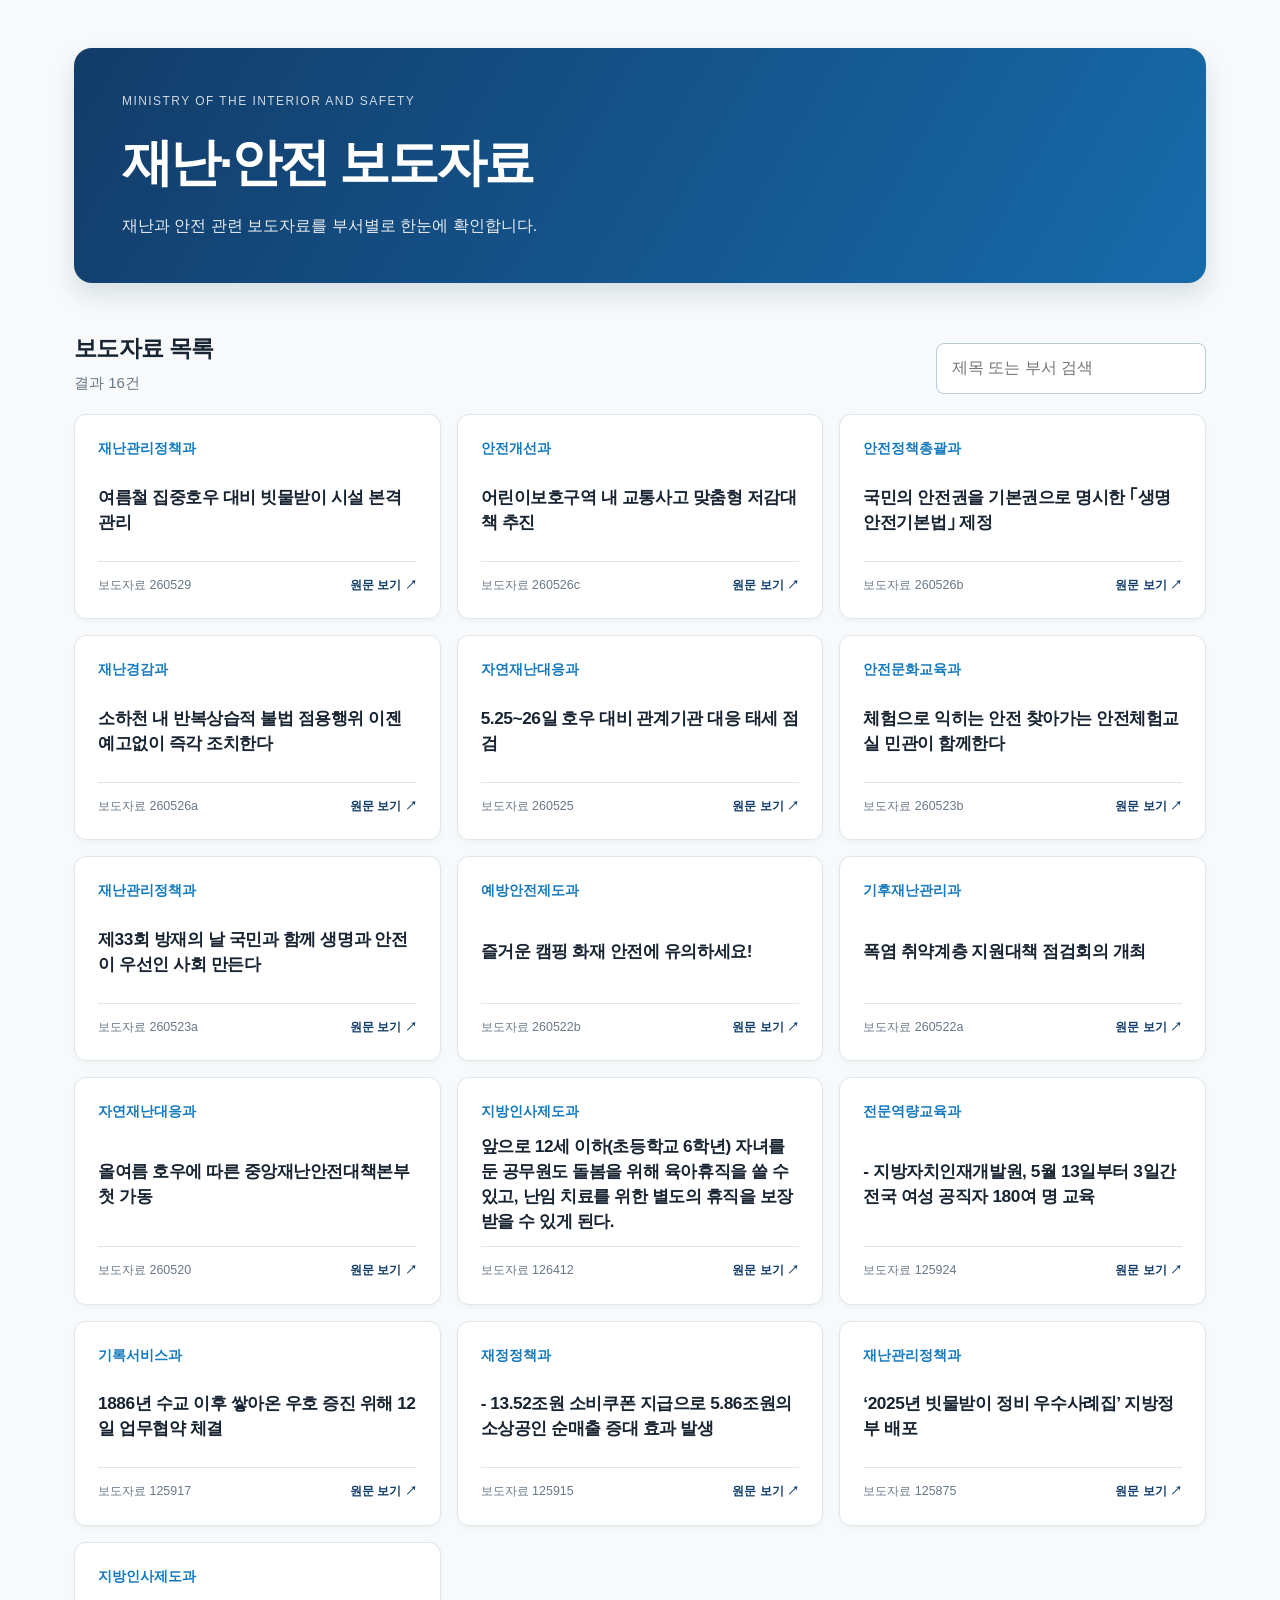
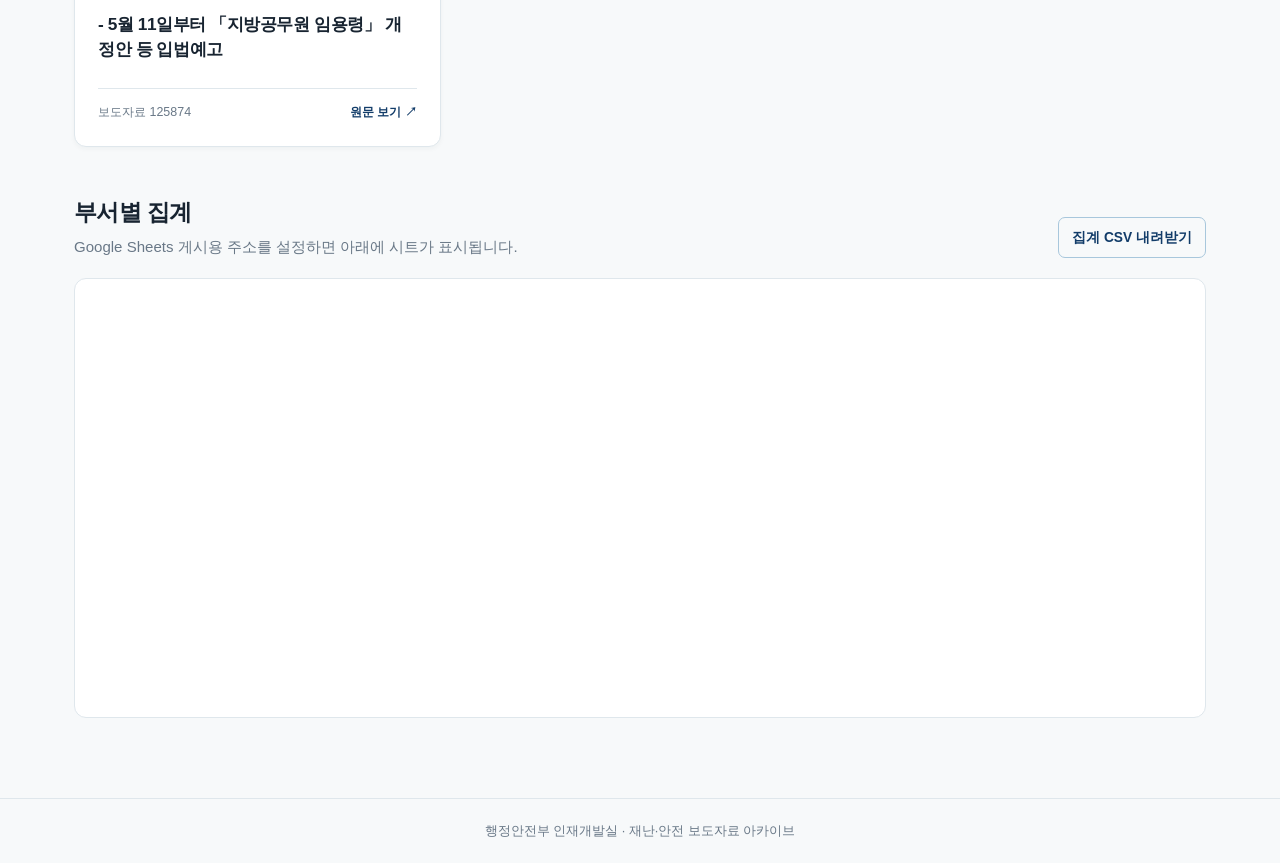
<file: index.html>
<!doctype html>
<html lang="ko">

<head>
  <meta charset="UTF-8" />
  <meta name="viewport" content="width=device-width, initial-scale=1.0" />
  <meta name="description" content="행정안전부 재난·안전 보도자료 아카이브" />
  <title>재난·안전 보도자료 | 행정안전부</title>
  <link rel="stylesheet" href="style.css" />
</head>

<body>
  <main class="container">
    <header class="hero">
      <p class="eyebrow">MINISTRY OF THE INTERIOR AND SAFETY</p>
      <h1>재난·안전 보도자료</h1>
      <p>재난과 안전 관련 보도자료를 부서별로 한눈에 확인합니다.</p>
    </header>

    <section class="archive" aria-labelledby="archive-heading">
      <div class="section-heading">
        <div>
          <h2 id="archive-heading">보도자료 목록</h2>
          <p id="result-count" aria-live="polite">불러오는 중</p>
        </div>
        <label class="search-box" for="search">
          <span class="sr-only">제목 또는 부서 검색</span>
          <input id="search" type="search" placeholder="제목 또는 부서 검색" autocomplete="off" />
        </label>
      </div>
      <div id="cards" class="cards" aria-live="polite"></div>
      <p id="empty" class="empty" hidden>검색 조건에 맞는 보도자료가 없습니다.</p>
    </section>

    <section class="summary" aria-labelledby="summary-heading">
      <div class="section-heading">
        <div>
          <h2 id="summary-heading">부서별 집계</h2>
          <p>Google Sheets 게시용 주소를 설정하면 아래에 시트가 표시됩니다.</p>
        </div>
        <a class="sheet-link" href="data/department-summary.csv" download>집계 CSV 내려받기</a>
      </div>
      <iframe
        src="https://docs.google.com/spreadsheets/d/e/2PACX-1vRhFTSls6-i8TWtJeTbM90tFk0UHZ6JyXizjSzA86_Z9IdnPxq-mTQpnQe2Gj68_PFzxt8xbHqpZvNI/pubhtml?gid=0&amp;single=true&amp;widget=true&amp;headers=false"></iframe>


      <iframe id="sheet-frame" title="보도자료 부서별 집계" hidden loading="lazy"></iframe>
    </section>
  </main>
  <footer>행정안전부 인재개발실 · 재난·안전 보도자료 아카이브</footer>
  <script src="app.js"></script>
</body>

</html>
</file>
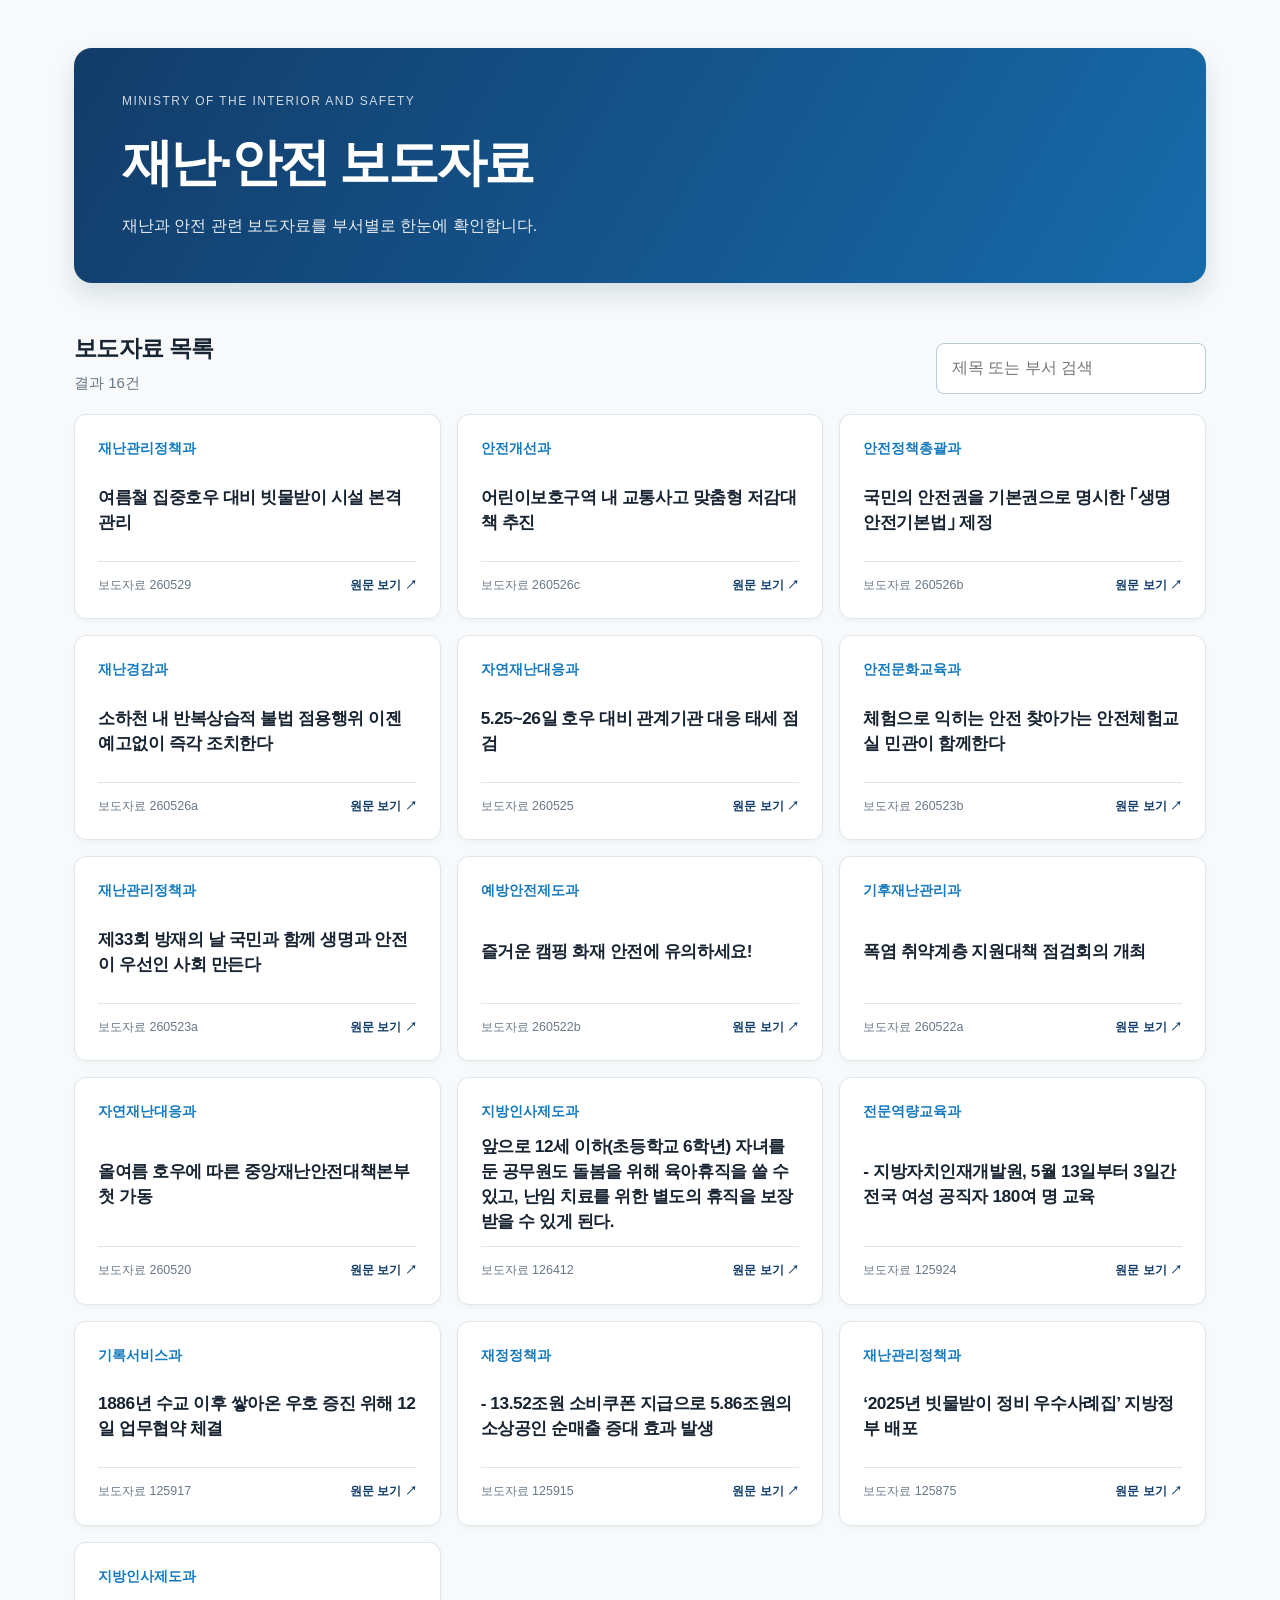
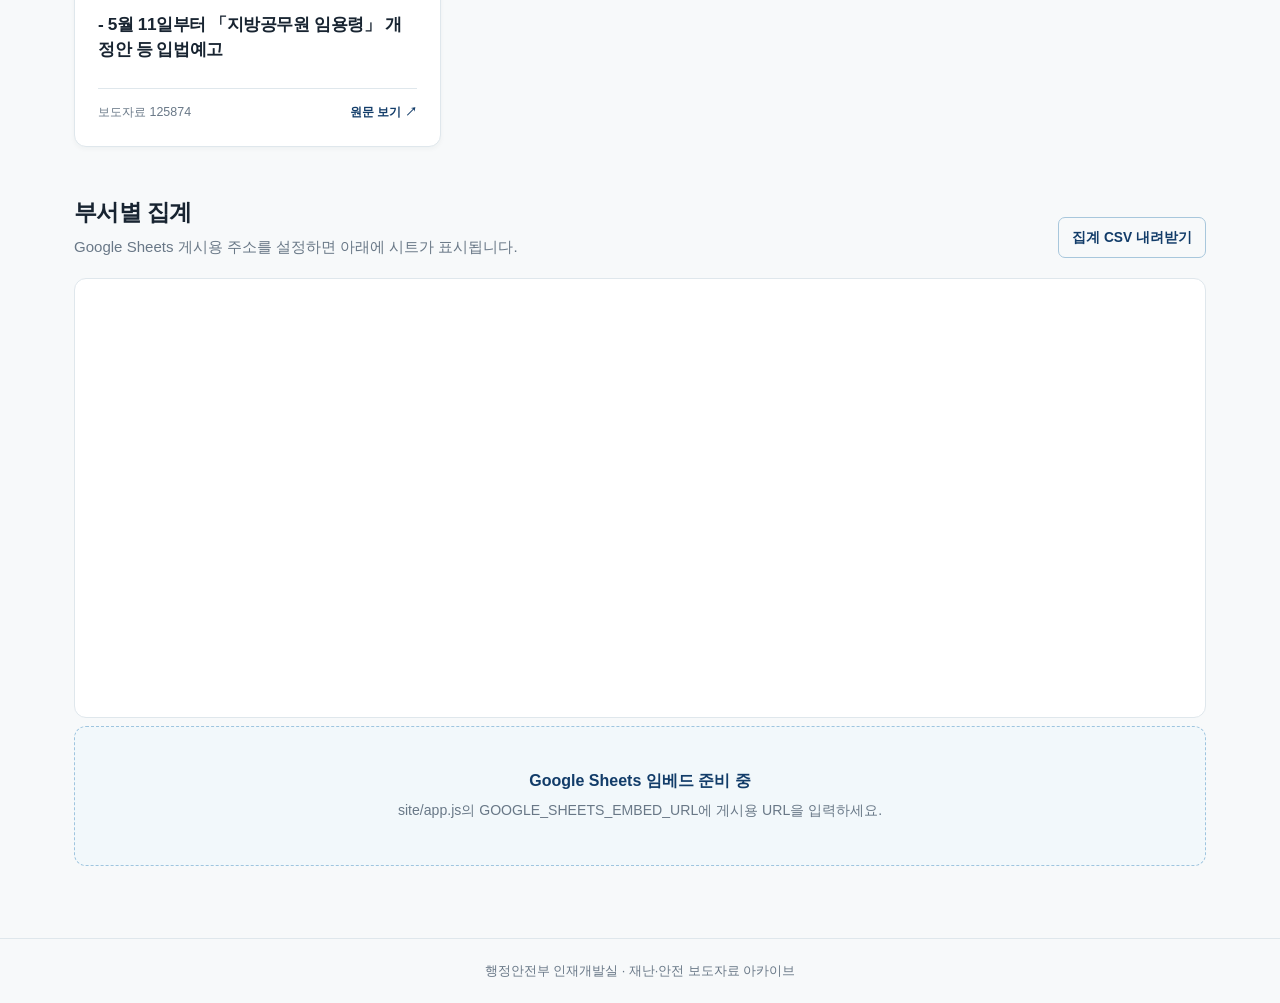
<file: site/index.html>
<!doctype html>
<html lang="ko">

<head>
  <meta charset="UTF-8" />
  <meta name="viewport" content="width=device-width, initial-scale=1.0" />
  <meta name="description" content="행정안전부 재난·안전 보도자료 아카이브" />
  <title>재난·안전 보도자료 | 행정안전부</title>
  <link rel="stylesheet" href="style.css" />
</head>

<body>
  <main class="container">
    <header class="hero">
      <p class="eyebrow">MINISTRY OF THE INTERIOR AND SAFETY</p>
      <h1>재난·안전 보도자료</h1>
      <p>재난과 안전 관련 보도자료를 부서별로 한눈에 확인합니다.</p>
    </header>

    <section class="archive" aria-labelledby="archive-heading">
      <div class="section-heading">
        <div>
          <h2 id="archive-heading">보도자료 목록</h2>
          <p id="result-count" aria-live="polite">불러오는 중</p>
        </div>
        <label class="search-box" for="search">
          <span class="sr-only">제목 또는 부서 검색</span>
          <input id="search" type="search" placeholder="제목 또는 부서 검색" autocomplete="off" />
        </label>
      </div>
      <div id="cards" class="cards" aria-live="polite"></div>
      <p id="empty" class="empty" hidden>검색 조건에 맞는 보도자료가 없습니다.</p>
    </section>

    <section class="summary" aria-labelledby="summary-heading">
      <div class="section-heading">
        <div>
          <h2 id="summary-heading">부서별 집계</h2>
          <p>Google Sheets 게시용 주소를 설정하면 아래에 시트가 표시됩니다.</p>
        </div>
        <a class="sheet-link" href="data/department-summary.csv" download>집계 CSV 내려받기</a>
      </div>
      <iframe
        src="https://docs.google.com/spreadsheets/d/e/2PACX-1vRhFTSls6-i8TWtJeTbM90tFk0UHZ6JyXizjSzA86_Z9IdnPxq-mTQpnQe2Gj68_PFzxt8xbHqpZvNI/pubhtml?gid=0&amp;single=true&amp;widget=true&amp;headers=false"></iframe>

      <div id="sheet-placeholder" class="sheet-placeholder">
        <p>Google Sheets 임베드 준비 중</p>
        <span>site/app.js의 GOOGLE_SHEETS_EMBED_URL에 게시용 URL을 입력하세요.</span>
      </div>
      <iframe id="sheet-frame" title="보도자료 부서별 집계" hidden loading="lazy"></iframe>
    </section>
  </main>
  <footer>행정안전부 인재개발실 · 재난·안전 보도자료 아카이브</footer>
  <script src="app.js"></script>
</body>

</html>
</file>
<file: style.css>
:root { --navy:#123c69; --blue:#1479be; --ink:#182431; --muted:#697887; --line:#dfe7ec; --pale:#f2f8fb; }
* { box-sizing:border-box; }
body { margin:0; background:#f7f9fa; color:var(--ink); font-family:"Noto Sans KR","Malgun Gothic",Arial,sans-serif; line-height:1.55; }
.container { max-width:1180px; margin:auto; padding:48px 24px 72px; }
.hero { padding:44px 48px; color:#fff; background:linear-gradient(120deg, var(--navy), #176bab); border-radius:18px; box-shadow:0 12px 24px #0b395a22; }
.eyebrow { margin:0 0 12px; font-size:.75rem; letter-spacing:.12em; opacity:.8; }
h1 { margin:0; font-size:clamp(2rem,5vw,3.2rem); letter-spacing:-.05em; } .hero p:last-child { margin:12px 0 0; opacity:.9; }
.archive,.summary { margin-top:48px; } .section-heading { display:flex; justify-content:space-between; align-items:end; gap:20px; margin-bottom:20px; }
h2 { margin:0; font-size:1.45rem; letter-spacing:-.03em; } .section-heading p { margin:4px 0 0; color:var(--muted); font-size:.94rem; }
.search-box input { width:270px; padding:12px 15px; border:1px solid #bbc9d3; border-radius:8px; background:#fff; font:inherit; outline-color:var(--blue); }
.cards { display:grid; grid-template-columns:repeat(3,1fr); gap:16px; }
.card { min-height:205px; padding:23px; display:flex; flex-direction:column; justify-content:space-between; background:#fff; border:1px solid var(--line); border-radius:12px; box-shadow:0 2px 5px #122b3b0a; }
.department { margin:0; color:var(--blue); font-size:.85rem; font-weight:700; } h3 { margin:12px 0; font-size:1.08rem; line-height:1.45; letter-spacing:-.025em; }
.card-bottom { display:flex; justify-content:space-between; gap:8px; padding-top:14px; border-top:1px solid var(--line); color:var(--muted); font-size:.78rem; } a { color:var(--navy); font-weight:700; text-decoration:none; } a:hover { text-decoration:underline; }
.empty { padding:42px; text-align:center; background:#fff; border:1px dashed var(--line); color:var(--muted); }.sheet-link { padding:9px 13px; border:1px solid #a8c7dc; border-radius:7px; font-size:.86rem; }
.sheet-placeholder { padding:42px; text-align:center; border:1px dashed #9fc5df; border-radius:12px; background:var(--pale); color:var(--navy); }.sheet-placeholder p { margin:0 0 5px; font-weight:700; }.sheet-placeholder span { font-size:.88rem; color:var(--muted); } iframe { width:100%; height:440px; border:1px solid var(--line); border-radius:12px; background:#fff; }
footer { padding:22px; text-align:center; border-top:1px solid var(--line); color:var(--muted); font-size:.8rem; }.sr-only { position:absolute; width:1px; height:1px; overflow:hidden; clip:rect(0,0,0,0); }
@media (max-width:800px) { .container { padding:24px 16px 48px; }.hero { padding:32px 26px; }.section-heading { align-items:stretch; flex-direction:column; }.search-box input { width:100%; }.cards { grid-template-columns:1fr; } }
</file>
<file: site/style.css>
:root { --navy:#123c69; --blue:#1479be; --ink:#182431; --muted:#697887; --line:#dfe7ec; --pale:#f2f8fb; }
* { box-sizing:border-box; }
body { margin:0; background:#f7f9fa; color:var(--ink); font-family:"Noto Sans KR","Malgun Gothic",Arial,sans-serif; line-height:1.55; }
.container { max-width:1180px; margin:auto; padding:48px 24px 72px; }
.hero { padding:44px 48px; color:#fff; background:linear-gradient(120deg, var(--navy), #176bab); border-radius:18px; box-shadow:0 12px 24px #0b395a22; }
.eyebrow { margin:0 0 12px; font-size:.75rem; letter-spacing:.12em; opacity:.8; }
h1 { margin:0; font-size:clamp(2rem,5vw,3.2rem); letter-spacing:-.05em; } .hero p:last-child { margin:12px 0 0; opacity:.9; }
.archive,.summary { margin-top:48px; } .section-heading { display:flex; justify-content:space-between; align-items:end; gap:20px; margin-bottom:20px; }
h2 { margin:0; font-size:1.45rem; letter-spacing:-.03em; } .section-heading p { margin:4px 0 0; color:var(--muted); font-size:.94rem; }
.search-box input { width:270px; padding:12px 15px; border:1px solid #bbc9d3; border-radius:8px; background:#fff; font:inherit; outline-color:var(--blue); }
.cards { display:grid; grid-template-columns:repeat(3,1fr); gap:16px; }
.card { min-height:205px; padding:23px; display:flex; flex-direction:column; justify-content:space-between; background:#fff; border:1px solid var(--line); border-radius:12px; box-shadow:0 2px 5px #122b3b0a; }
.department { margin:0; color:var(--blue); font-size:.85rem; font-weight:700; } h3 { margin:12px 0; font-size:1.08rem; line-height:1.45; letter-spacing:-.025em; }
.card-bottom { display:flex; justify-content:space-between; gap:8px; padding-top:14px; border-top:1px solid var(--line); color:var(--muted); font-size:.78rem; } a { color:var(--navy); font-weight:700; text-decoration:none; } a:hover { text-decoration:underline; }
.empty { padding:42px; text-align:center; background:#fff; border:1px dashed var(--line); color:var(--muted); }.sheet-link { padding:9px 13px; border:1px solid #a8c7dc; border-radius:7px; font-size:.86rem; }
.sheet-placeholder { padding:42px; text-align:center; border:1px dashed #9fc5df; border-radius:12px; background:var(--pale); color:var(--navy); }.sheet-placeholder p { margin:0 0 5px; font-weight:700; }.sheet-placeholder span { font-size:.88rem; color:var(--muted); } iframe { width:100%; height:440px; border:1px solid var(--line); border-radius:12px; background:#fff; }
footer { padding:22px; text-align:center; border-top:1px solid var(--line); color:var(--muted); font-size:.8rem; }.sr-only { position:absolute; width:1px; height:1px; overflow:hidden; clip:rect(0,0,0,0); }
@media (max-width:800px) { .container { padding:24px 16px 48px; }.hero { padding:32px 26px; }.section-heading { align-items:stretch; flex-direction:column; }.search-box input { width:100%; }.cards { grid-template-columns:1fr; } }
</file>
